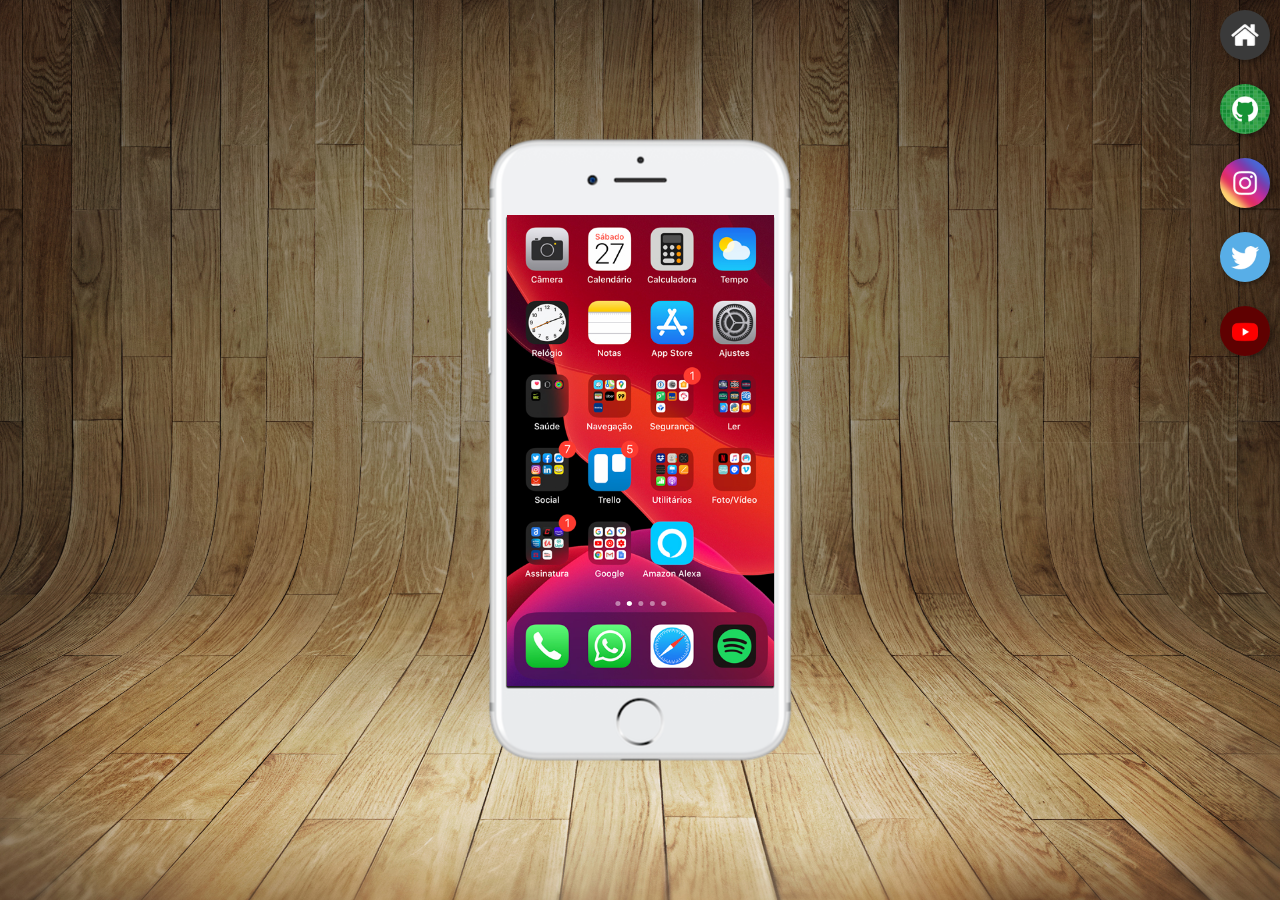
<file: index.html>
<!DOCTYPE html>
<html lang="pt-br">
<head>
    <meta charset="UTF-8">
    <meta name="viewport" content="width=device-width, initial-scale=1.0">
    <link rel="shortcut icon" href="favicon.ico" type="image/x-icon">
    <link rel="stylesheet" href="estilos/style.css">
    <title>Redes Sociais</title>
</head>
<body>
    
    <main>

        <section id="telefone">
            <iframe id="tela" src="home.html" frameborder="0" name="tela">Seu navegador não é compatível com iframes.</iframe>
        </section>

        <section id="icones">
            
            <a href="home.html" target="tela">
                <img src="imagens/logo-home.jpg" alt="Home">
            </a>
            <br>
            <a href="github.html" target="tela">
                <img src="imagens/logo-github.jpg" alt="GitHub">
            </a>
            <br>
            <a href="instagram.html" target="tela">
                <img src="imagens/logo-instagram.jpg" alt="Instagram">
            </a>
            <br>
            <a href="twitter.html" target="tela">
                <img src="imagens/logo-twitter.jpg" alt="Twitter">
            </a>
            <br>
            <a href="youtube.html" target="tela">
                <img src="imagens/logo-youtube.jpg" alt="YouTube">
            </a>


        </section>

    </main>

</body>
</html>
</file>
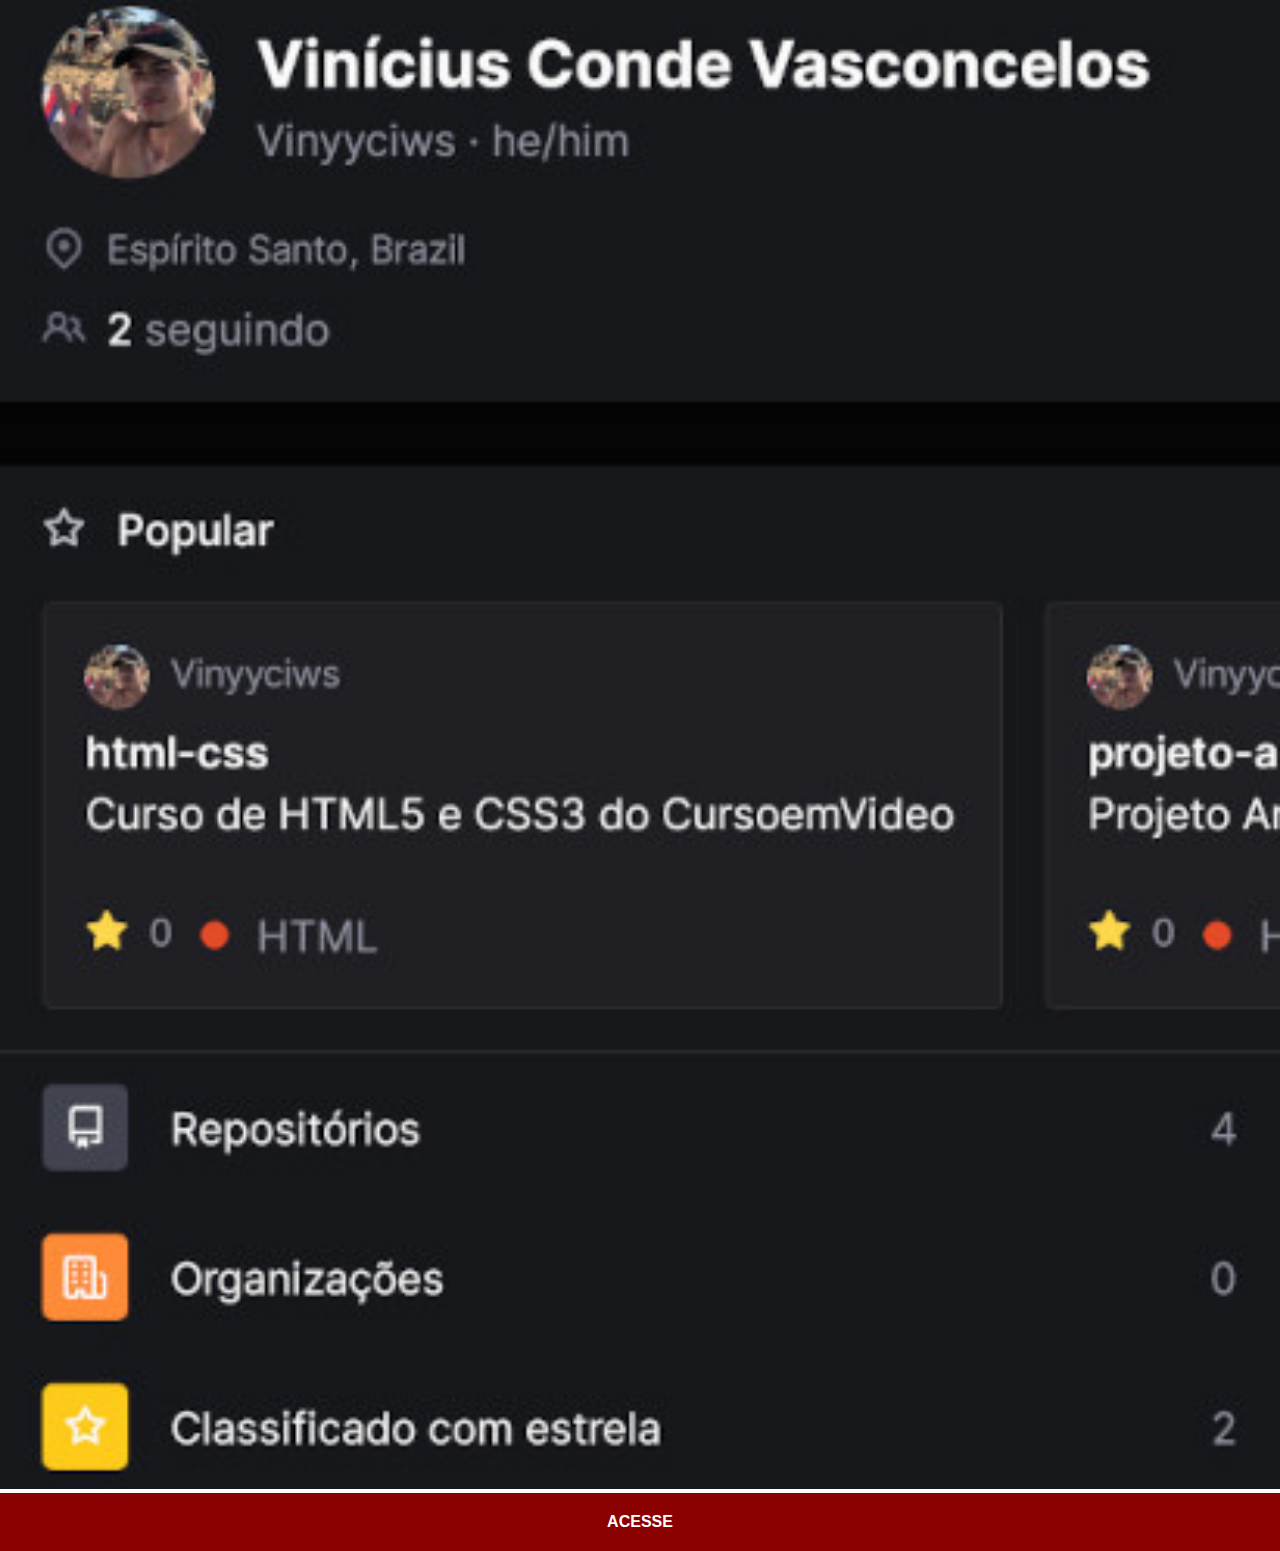
<file: github.html>
<!DOCTYPE html>
<html lang="pt-br">
<head>
    <meta charset="UTF-8">
    <meta name="viewport" content="width=device-width, initial-scale=1.0">
    <title>GitHub</title>
    <link rel="stylesheet" href="estilos/social.css">
</head>
<body>
   
    <img src="imagens/tela-git.jpg" alt="GitHub">
    <a href="https://github.com/Vinyyciws" target="_blank">ACESSE</a>

</body>
</html>
</file>
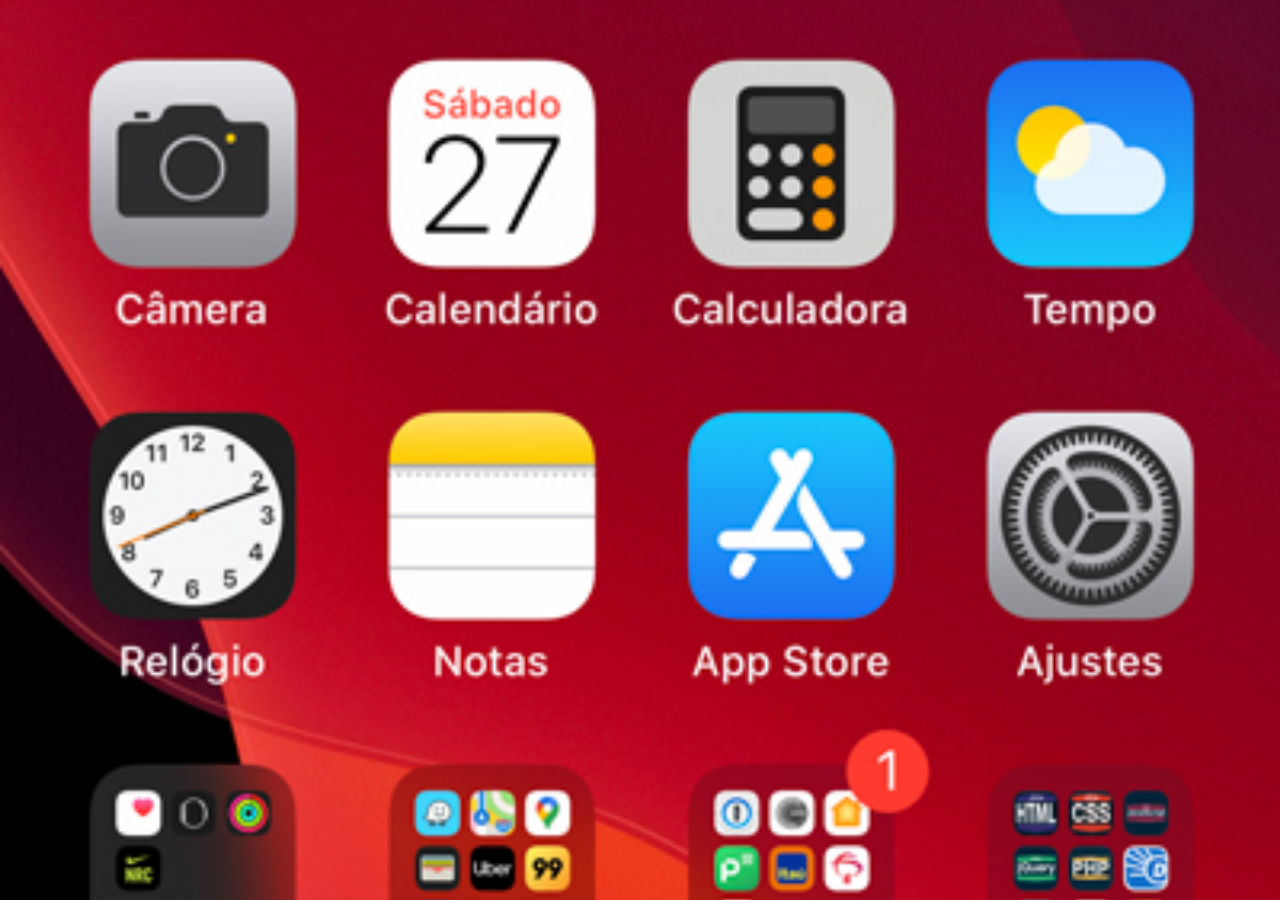
<file: home.html>
<!DOCTYPE html>
<html lang="pt-br">
<head>
    <meta charset="UTF-8">
    <meta name="viewport" content="width=device-width, initial-scale=1.0">
    <title>home</title>
    <style>

        * {
            padding: 0px;
            margin: 0px;
        }

        body {
            width: 100vw;
            height: 100vh;
            background: black url(imagens/tela-home.jpg) no-repeat top center;
            background-size: cover;
        }

    </style>
</head>
<body>
    
</body>
</html>
</file>
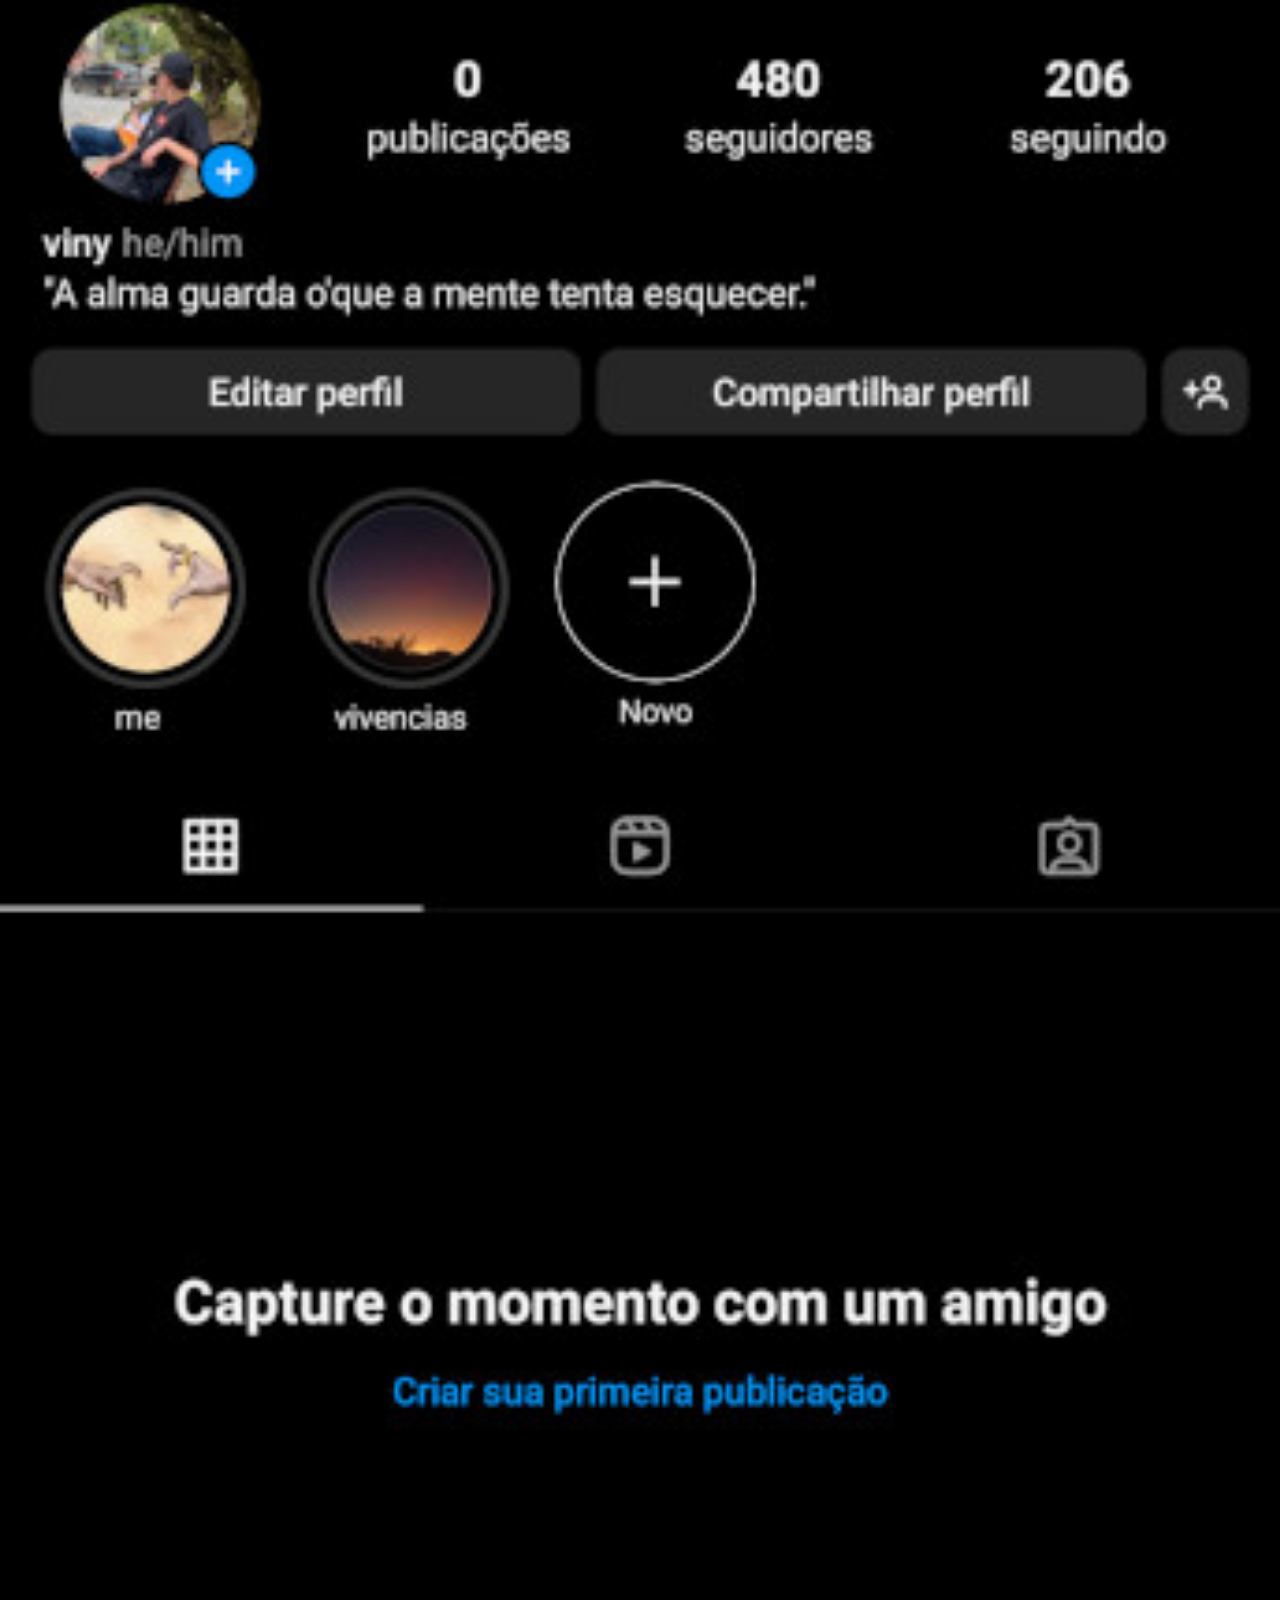
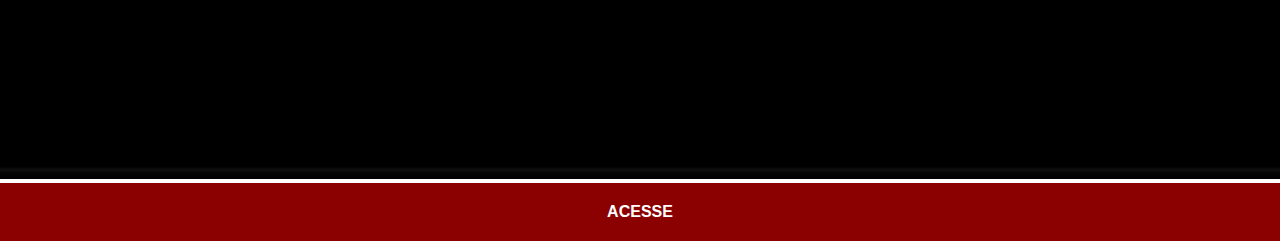
<file: instagram.html>
<!DOCTYPE html>
<html lang="pt-br">
<head>
    <meta charset="UTF-8">
    <meta name="viewport" content="width=device-width, initial-scale=1.0">
    <title>Instagram</title>
    <link rel="stylesheet" href="estilos/social.css">
</head>
<body>
    
    <img src="imagens/tela-insta.jpg" alt="Instagram">
    <a href="https://www.instagram.com/fwviny7/" target="_blank">ACESSE</a>
</body>
</html>
</file>
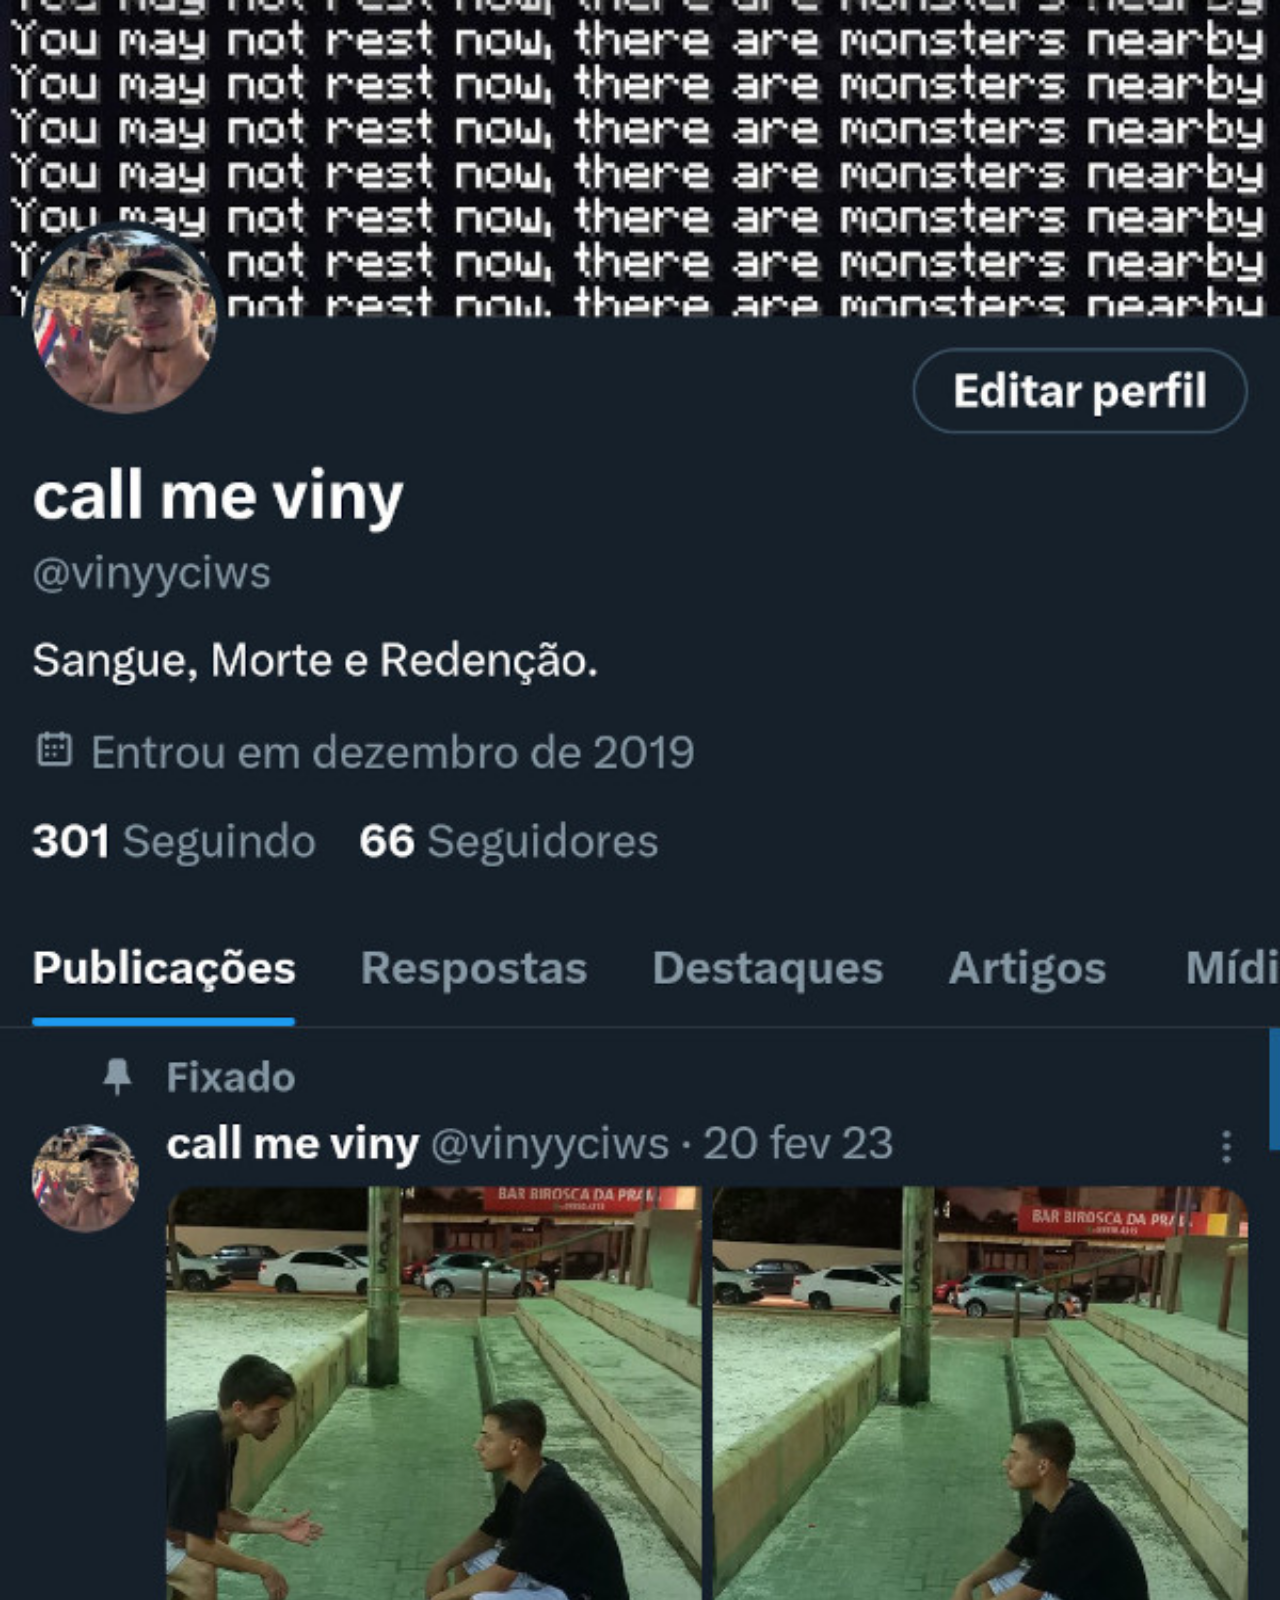
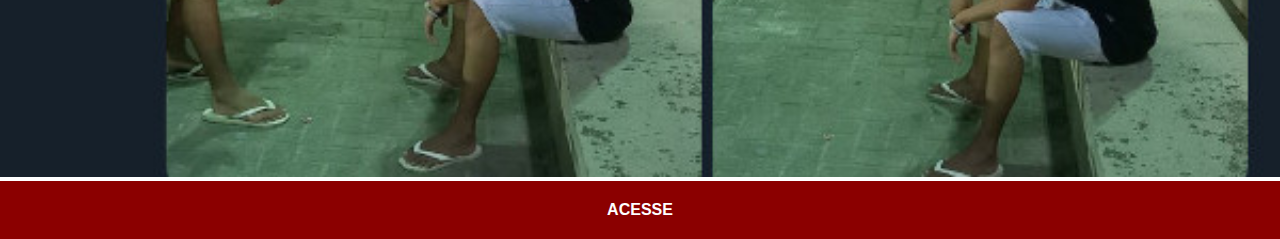
<file: twitter.html>
<!DOCTYPE html>
<html lang="pt-br">
<head>
    <meta charset="UTF-8">
    <meta name="viewport" content="width=device-width, initial-scale=1.0">
    <title>X</title>
    <link rel="stylesheet" href="estilos/social.css">
</head>
<body>
    
    <img src="imagens/tela-x.jpg" alt="Twitter">
    <a href="https://twitter.com/vinyyciws" target="_blank">ACESSE</a>

</body>
</html>
</file>
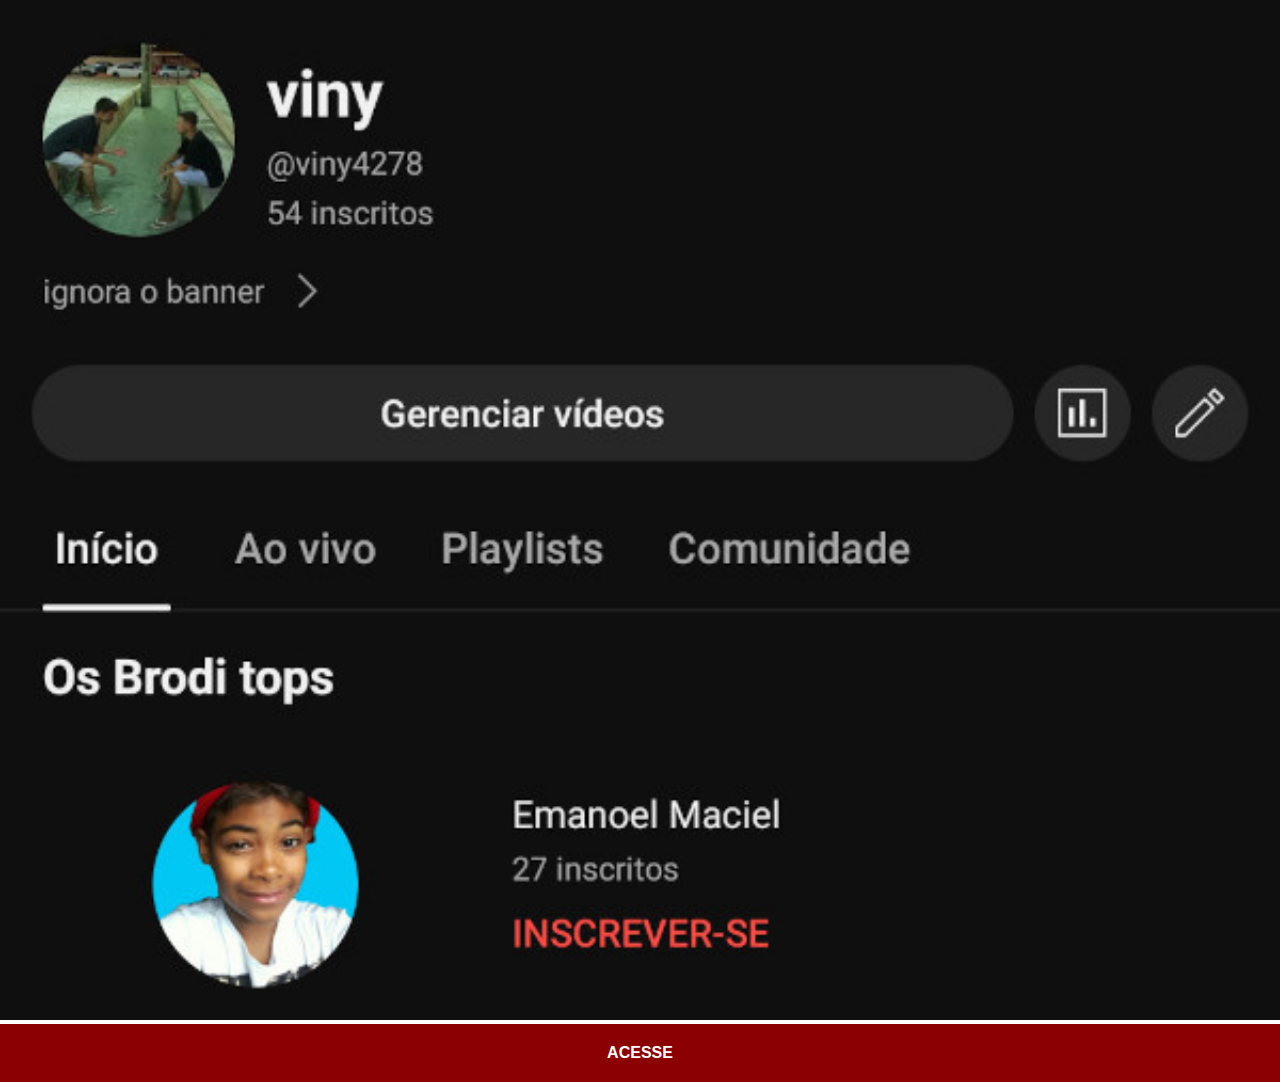
<file: youtube.html>
<!DOCTYPE html>
<html lang="pt-br">
<head>
    <meta charset="UTF-8">
    <meta name="viewport" content="width=device-width, initial-scale=1.0">
    <title>YouTube</title>
    <link rel="stylesheet" href="estilos/social.css">
</head>
<body>
    
    <img src="imagens/tela-yt.jpg" alt="YouTube">
    <a href="https://www.youtube.com/channel/UCOcNUSl4xL_ZsJ1M0Ltzgew" target="_blank">ACESSE</a>

</body>
</html>
</file>
<file: estilos/style.css>
@charset "UTF-8";

* {
    margin: 0px;
    padding: 0px;
    font-family: Arial, Helvetica, sans-serif;
}

html, body {
    height: 100vh;
    width: 100vw;
    background-color: black;
}

body {
    background: url('../imagens/fundo-madeira.jpg') no-repeat top center;
    background-size: cover;
    background-attachment: fixed;
}

main {
    position: relative;
    height: 100vh;
}

a {
    text-decoration: none;
}

section#telefone {
    position: absolute;
    top: 50%;
    left: 50%;
    transform: translate(-50%, -50%);

    background: url('../imagens/frame-iphone.png') no-repeat;
    height: 627px;
    width: 311px;
}

section#icones {
    text-align: right;
}

section#icones > a > img {
    width: 50px;
    height: 50px;
    margin: 10px;
    border-radius: 50%;
    box-shadow: 2px 2px 5px rgba(0, 0, 0, 0.4);
    box-sizing: border-box;
}

section#icones img:hover {
    border: 2px solid rgba(255, 255, 255, 0.603);
    transform: translate(-50%, -50%);
    transition: transform .5s, border 1s;
    box-shadow: 5px 5px 10px rgba(0, 0, 0, 0.4);
}

iframe#tela {
    position: relative;
    top: 50%;
    left: 50%;
    transform: translate(-50%, -50%);
    width: 267px;
    height: 471px;
}
</file>
<file: estilos/social.css>
@charset "UTF-8";

* {
    margin: 0px;
    padding: 0px;
}

body {
    font-family: Arial, Helvetica, sans-serif;
}

::-webkit-scrollbar {
    width: 0px;
    height: 0px;
}

img {
    width: 100vw;
}

a {
    display: block;
    background-color: darkred;
    color: white;
    text-decoration: none;
    text-align: center;
    font-weight: bolder;
    padding: 20px;
}
</file>
